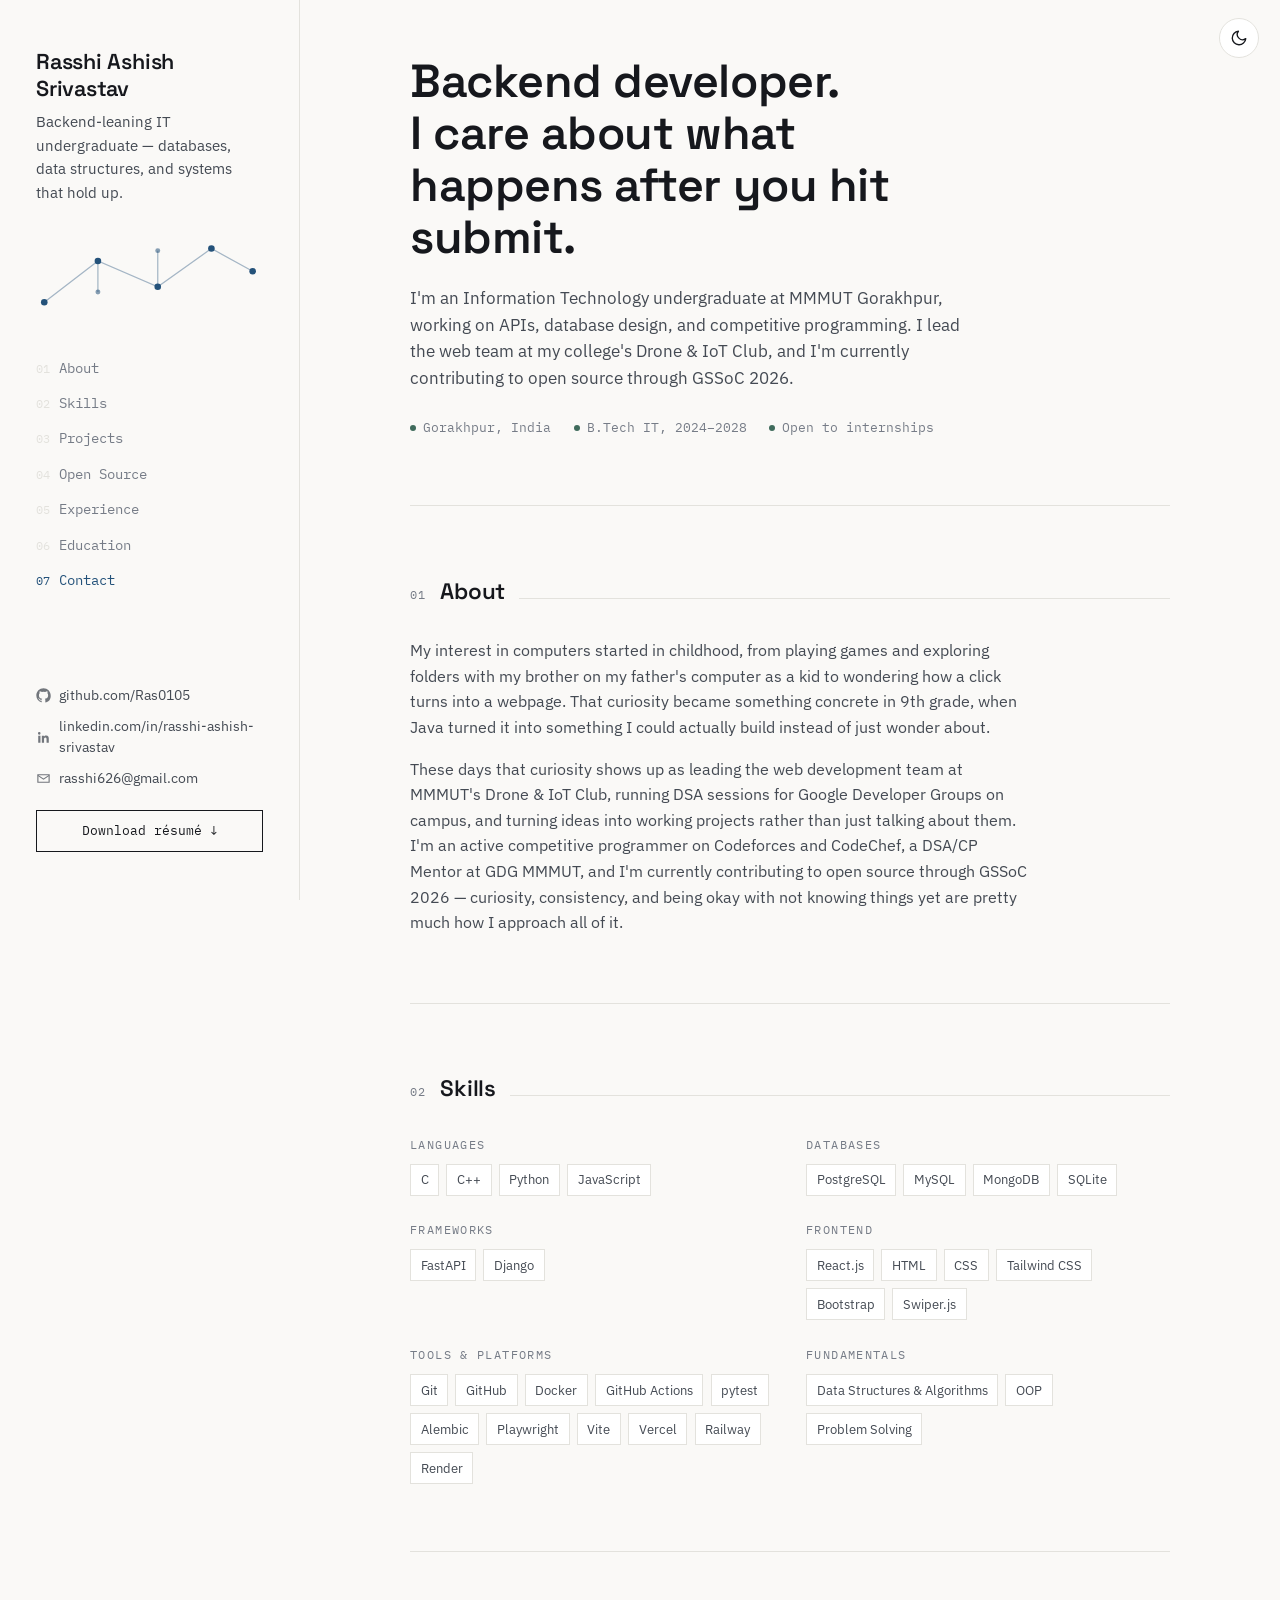
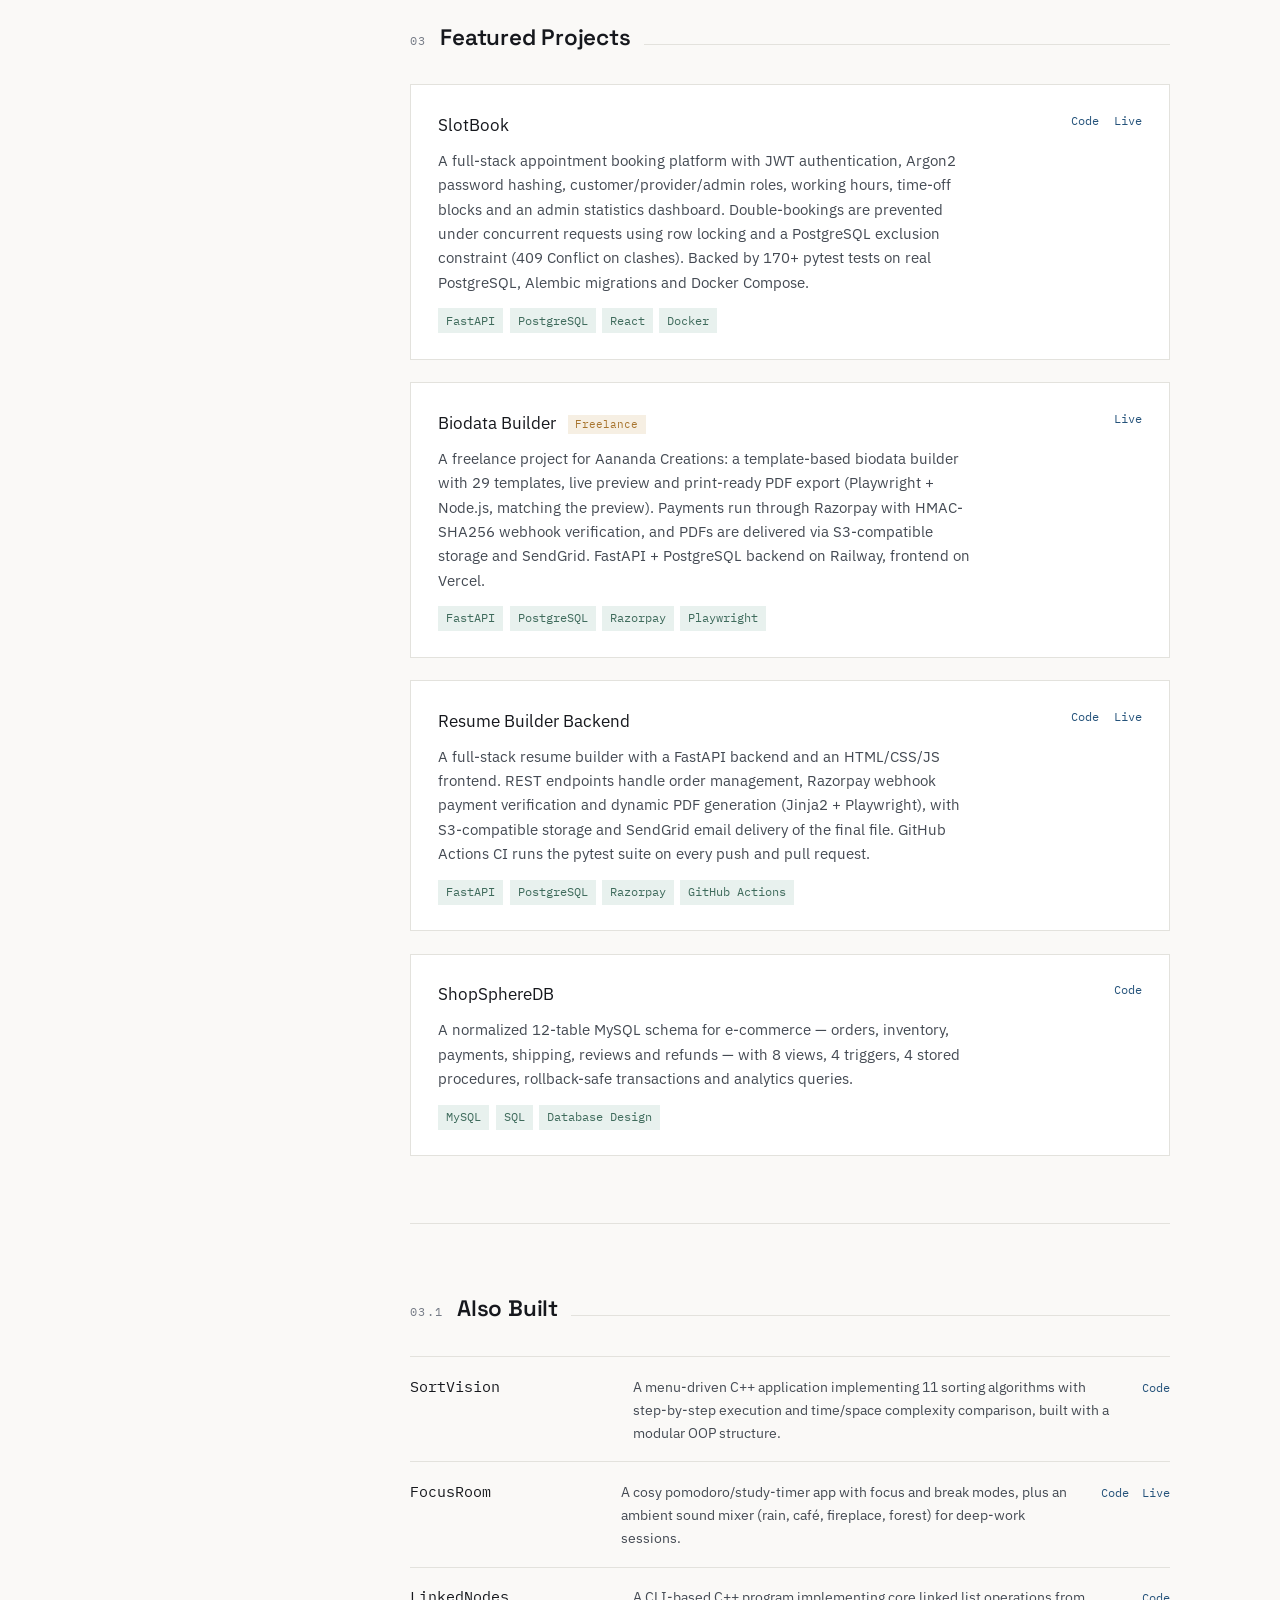
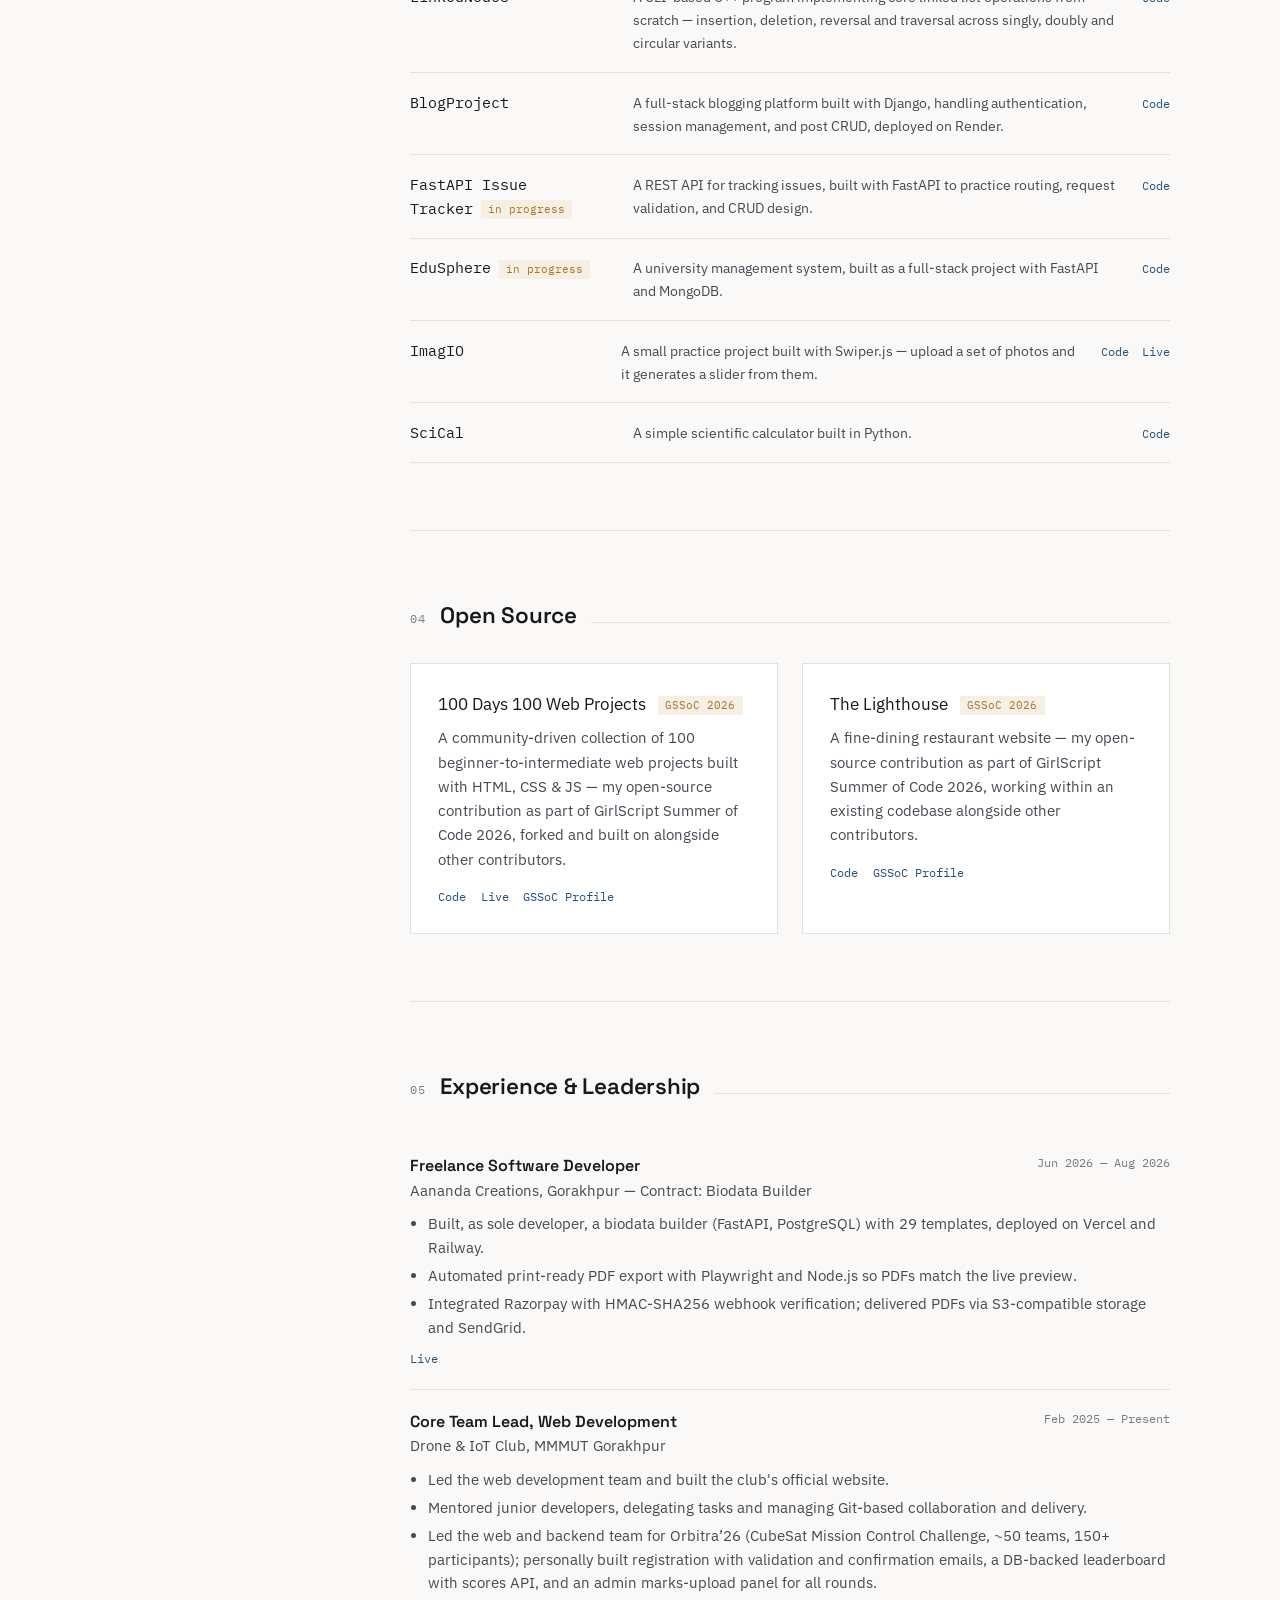
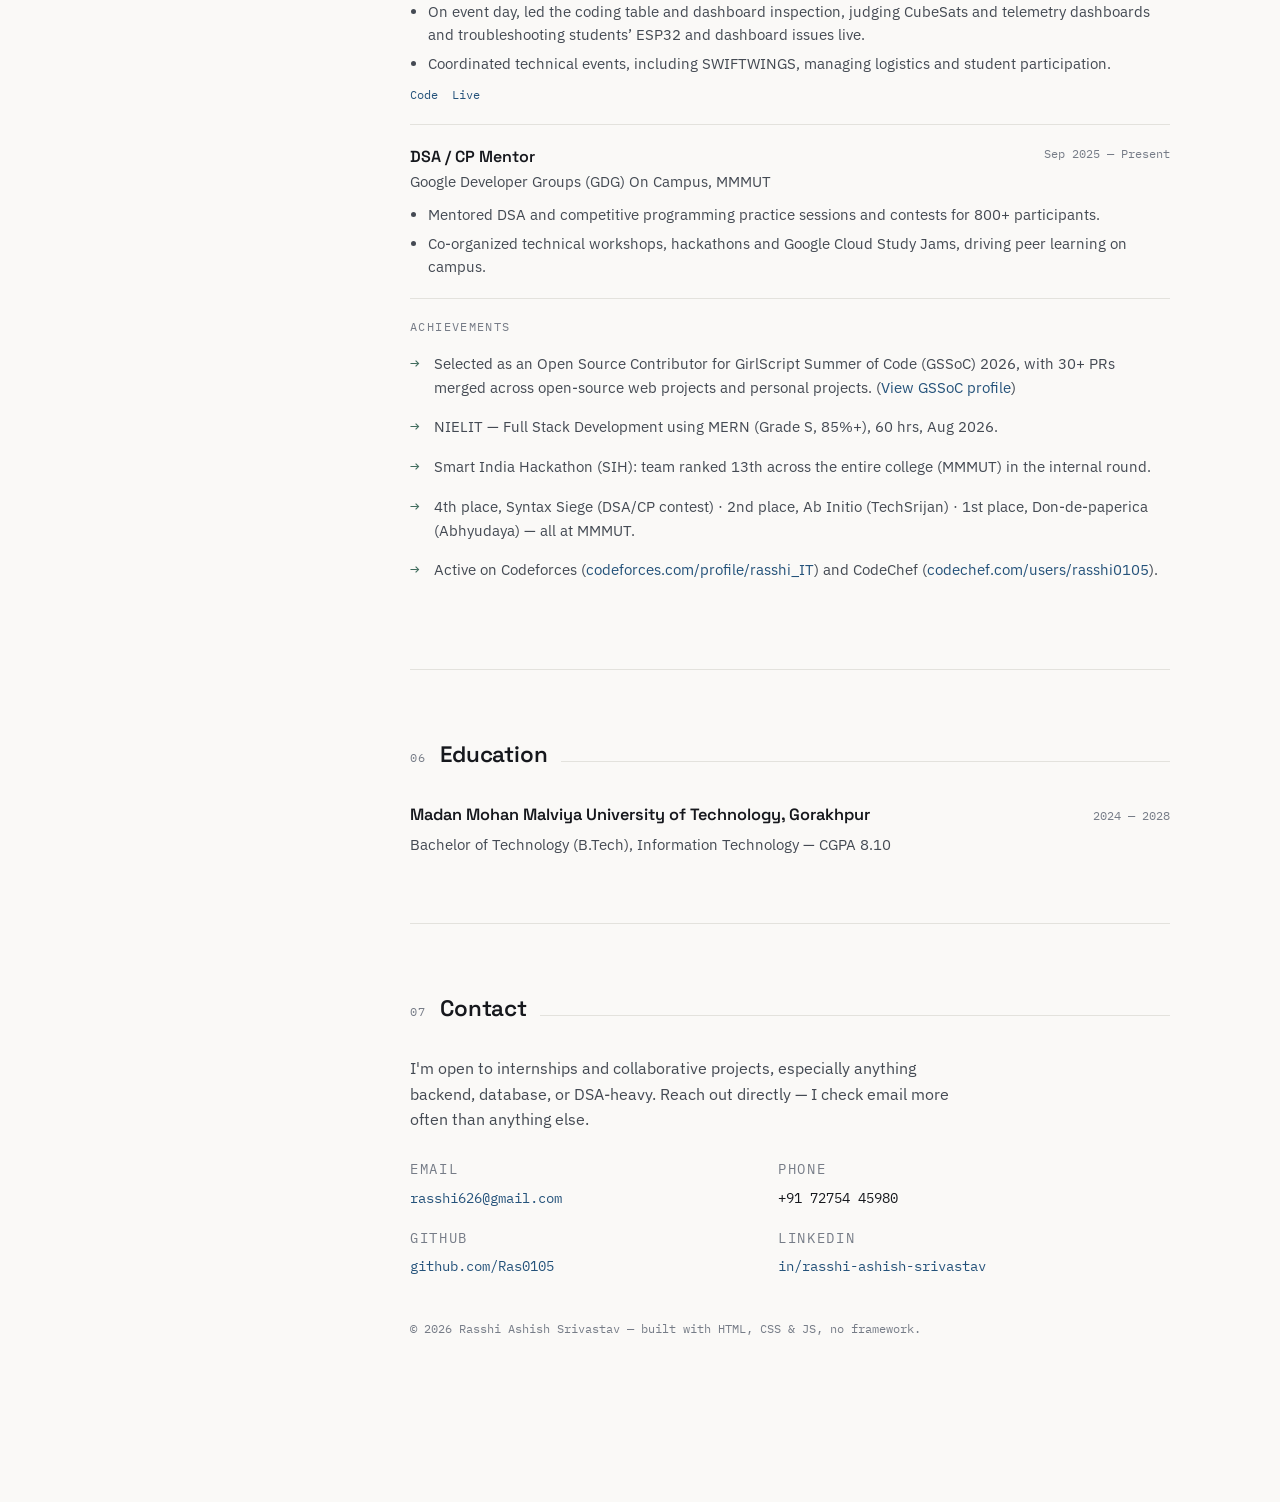
<file: index.html>
<!doctype html>
<html lang="en">
<head>
<meta charset="UTF-8" />
<meta name="viewport" content="width=device-width, initial-scale=1.0" />
<title>Rasshi Ashish Srivastav — Backend &amp; Systems Developer</title>
<meta name="description" content="Portfolio of Rasshi Ashish Srivastav — backend developer who cares about what happens after you hit submit. IT undergraduate building APIs, databases, and data structures." />
<link rel="preconnect" href="https://fonts.googleapis.com">
<link rel="preconnect" href="https://fonts.gstatic.com" crossorigin>
<link href="https://fonts.googleapis.com/css2?family=Space+Grotesk:wght@400;500;600;700&family=IBM+Plex+Sans:wght@400;500;600&family=IBM+Plex+Mono:wght@400;500&display=swap" rel="stylesheet">
<link rel="stylesheet" href="style.css">
<script>
  (function(){
    try{
      var saved = localStorage.getItem('theme');
      var dark = saved ? saved === 'dark' : window.matchMedia('(prefers-color-scheme: dark)').matches;
      document.documentElement.setAttribute('data-theme', dark ? 'dark' : 'light');
    }catch(e){}
  })();
</script>
</head>
<body>

<button class="theme-toggle" id="themeToggle" type="button" aria-label="Switch to dark theme" title="Toggle theme">
  <svg class="icon-moon" viewBox="0 0 24 24" fill="none" stroke="currentColor" stroke-width="1.8" stroke-linecap="round" stroke-linejoin="round" aria-hidden="true"><path d="M21 12.8A9 9 0 1 1 11.2 3a7 7 0 0 0 9.8 9.8Z"/></svg>
  <svg class="icon-sun" viewBox="0 0 24 24" fill="none" stroke="currentColor" stroke-width="1.8" stroke-linecap="round" stroke-linejoin="round" aria-hidden="true"><circle cx="12" cy="12" r="4"/><path d="M12 2v2M12 20v2M4.9 4.9l1.4 1.4M17.7 17.7l1.4 1.4M2 12h2M20 12h2M4.9 19.1l1.4-1.4M17.7 6.3l1.4-1.4"/></svg>
</button>

<div class="shell">

  <!-- SIDEBAR -->
  <aside class="sidebar">
    <div class="sidebar-top">
      <div>
        <h1 class="brand-name">Rasshi Ashish<br>Srivastav</h1>
        <p class="brand-role">Backend-leaning IT undergraduate — databases, data structures, and systems that hold up.</p>
        <div class="node-motif" aria-hidden="true">
          <svg viewBox="0 0 220 90" xmlns="http://www.w3.org/2000/svg">
            <g stroke="currentColor" stroke-opacity="0.4" stroke-width="1.2" fill="none">
              <path d="M8 70 L60 30 L118 55 L170 18 L210 40"/>
              <path d="M60 30 L60 60"/>
              <path d="M118 55 L118 20"/>
            </g>
            <g fill="currentColor">
              <circle cx="8" cy="70" r="3.2"/>
              <circle cx="60" cy="30" r="3.2"/>
              <circle cx="60" cy="60" r="2.4" fill-opacity="0.55"/>
              <circle cx="118" cy="55" r="3.2"/>
              <circle cx="118" cy="20" r="2.4" fill-opacity="0.55"/>
              <circle cx="170" cy="18" r="3.2"/>
              <circle cx="210" cy="40" r="3.2"/>
            </g>
          </svg>
        </div>
      </div>

      <nav class="sidenav">
        <ul>
          <li><a href="#about"><span class="idx">01</span>About</a></li>
          <li><a href="#skills"><span class="idx">02</span>Skills</a></li>
          <li><a href="#projects"><span class="idx">03</span>Projects</a></li>
          <li><a href="#opensource"><span class="idx">04</span>Open Source</a></li>
          <li><a href="#experience"><span class="idx">05</span>Experience</a></li>
          <li><a href="#education"><span class="idx">06</span>Education</a></li>
          <li><a href="#contact"><span class="idx">07</span>Contact</a></li>
        </ul>
      </nav>
    </div>

    <div class="sidebar-bottom">
      <div class="social-links">
        <a href="https://github.com/Ras0105" target="_blank" rel="noopener">
          <svg viewBox="0 0 24 24" fill="currentColor"><path d="M12 .5C5.65.5.5 5.65.5 12c0 5.08 3.29 9.39 7.86 10.91.57.1.78-.25.78-.55 0-.27-.01-1.16-.02-2.1-3.2.7-3.87-1.36-3.87-1.36-.53-1.34-1.29-1.7-1.29-1.7-1.05-.72.08-.71.08-.71 1.17.08 1.78 1.2 1.78 1.2 1.03 1.77 2.71 1.26 3.37.96.1-.75.4-1.26.73-1.55-2.55-.29-5.24-1.28-5.24-5.69 0-1.26.45-2.29 1.19-3.09-.12-.29-.52-1.46.11-3.05 0 0 .97-.31 3.18 1.18a11.1 11.1 0 0 1 5.79 0c2.2-1.49 3.17-1.18 3.17-1.18.64 1.59.24 2.76.12 3.05.74.8 1.18 1.83 1.18 3.09 0 4.42-2.69 5.39-5.25 5.68.41.36.78 1.08.78 2.17 0 1.57-.01 2.83-.01 3.22 0 .31.2.66.79.55A10.51 10.51 0 0 0 23.5 12C23.5 5.65 18.35.5 12 .5Z"/></svg>
          github.com/Ras0105
        </a>
        <a href="https://www.linkedin.com/in/rasshi-ashish-srivastav/" target="_blank" rel="noopener">
          <svg viewBox="0 0 24 24" fill="currentColor"><path d="M20.45 20.45h-3.56v-5.57c0-1.33-.02-3.04-1.85-3.04-1.86 0-2.15 1.45-2.15 2.94v5.67H9.34V9h3.41v1.56h.05c.48-.9 1.64-1.85 3.38-1.85 3.6 0 4.27 2.37 4.27 5.46v6.28ZM5.34 7.43a2.07 2.07 0 1 1 0-4.13 2.07 2.07 0 0 1 0 4.13ZM7.12 20.45H3.56V9h3.56v11.45Z"/></svg>
          linkedin.com/in/rasshi-ashish-srivastav
        </a>
        <a href="mailto:rasshi626@gmail.com">
          <svg viewBox="0 0 24 24" fill="none" stroke="currentColor" stroke-width="1.8"><path d="M3 6h18v12H3z"/><path d="m3 7 9 6 9-6"/></svg>
          rasshi626@gmail.com
        </a>
      </div>
      <a class="resume-btn" href="assets/Rasshi_Srivastav_Resume.pdf" target="_blank" rel="noopener">Download résumé ↓</a>
    </div>
  </aside>

  <!-- MAIN -->
  <main>
    <div class="content">

      <section id="hero">
        <h2 class="hero-title">Backend developer.<br>I care about what happens after you hit submit.</h2>
        <p class="hero-lede">I'm an Information Technology undergraduate at MMMUT Gorakhpur, working on APIs, database design, and competitive programming. I lead the web team at my college's Drone &amp; IoT Club, and I'm currently contributing to open source through GSSoC 2026.</p>
        <div class="hero-meta">
          <span><i class="dot"></i>Gorakhpur, India</span>
          <span><i class="dot"></i>B.Tech IT, 2024–2028</span>
          <span><i class="dot"></i>Open to internships</span>
        </div>
      </section>

      <section id="about">
        <div class="sec-head"><span class="label">01</span><h2>About</h2><span class="rule"></span></div>
        <p>My interest in computers started in childhood, from playing games and exploring folders with my brother on my father's computer as a kid to wondering how a click turns into a webpage. That curiosity became something concrete in 9th grade, when Java turned it into something I could actually build instead of just wonder about.</p>
        <p>These days that curiosity shows up as leading the web development team at MMMUT's Drone &amp; IoT Club, running DSA sessions for Google Developer Groups on campus, and turning ideas into working projects rather than just talking about them. I'm an active competitive programmer on Codeforces and CodeChef, a DSA/CP Mentor at GDG MMMUT, and I'm currently contributing to open source through GSSoC 2026 — curiosity, consistency, and being okay with not knowing things yet are pretty much how I approach all of it.</p>
      </section>

      <section id="skills">
        <div class="sec-head"><span class="label">02</span><h2>Skills</h2><span class="rule"></span></div>
        <div class="skills-grid">
          <div class="skill-group">
            <span class="label">Languages</span>
            <div class="skill-tags"><span>C</span><span>C++</span><span>Python</span><span>JavaScript</span></div>
          </div>
          <div class="skill-group">
            <span class="label">Databases</span>
            <div class="skill-tags"><span>PostgreSQL</span><span>MySQL</span><span>MongoDB</span><span>SQLite</span></div>
          </div>
          <div class="skill-group">
            <span class="label">Frameworks</span>
            <div class="skill-tags"><span>FastAPI</span><span>Django</span></div>
          </div>
          <div class="skill-group">
            <span class="label">Frontend</span>
            <div class="skill-tags"><span>React.js</span><span>HTML</span><span>CSS</span><span>Tailwind CSS</span><span>Bootstrap</span><span>Swiper.js</span></div>
          </div>
          <div class="skill-group">
            <span class="label">Tools &amp; Platforms</span>
            <div class="skill-tags"><span>Git</span><span>GitHub</span><span>Docker</span><span>GitHub Actions</span><span>pytest</span><span>Alembic</span><span>Playwright</span><span>Vite</span><span>Vercel</span><span>Railway</span><span>Render</span></div>
          </div>
          <div class="skill-group">
            <span class="label">Fundamentals</span>
            <div class="skill-tags"><span>Data Structures &amp; Algorithms</span><span>OOP</span><span>Problem Solving</span></div>
          </div>
        </div>
      </section>

      <section id="projects">
        <div class="sec-head"><span class="label">03</span><h2>Featured Projects</h2><span class="rule"></span></div>
        <div class="project-list">

          <div class="project-card">
            <div class="project-top">
              <span class="project-name">SlotBook</span>
              <div class="project-links">
                <a href="https://github.com/Ras0105/SlotBook" target="_blank" rel="noopener">Code</a>
                <a href="https://slot-book-six.vercel.app/" target="_blank" rel="noopener">Live</a>
              </div>
            </div>
            <p class="project-desc">A full-stack appointment booking platform with JWT authentication, Argon2 password hashing, customer/provider/admin roles, working hours, time-off blocks and an admin statistics dashboard. Double-bookings are prevented under concurrent requests using row locking and a PostgreSQL exclusion constraint (409 Conflict on clashes). Backed by 170+ pytest tests on real PostgreSQL, Alembic migrations and Docker Compose.</p>
            <div class="project-tags"><span>FastAPI</span><span>PostgreSQL</span><span>React</span><span>Docker</span></div>
          </div>

          <div class="project-card">
            <div class="project-top">
              <span class="project-name">Biodata Builder <span class="badge">Freelance</span></span>
              <div class="project-links">
                <a href="https://biodata-builder-omega.vercel.app/" target="_blank" rel="noopener">Live</a>
              </div>
            </div>
            <p class="project-desc">A freelance project for Aananda Creations: a template-based biodata builder with 29 templates, live preview and print-ready PDF export (Playwright + Node.js, matching the preview). Payments run through Razorpay with HMAC-SHA256 webhook verification, and PDFs are delivered via S3-compatible storage and SendGrid. FastAPI + PostgreSQL backend on Railway, frontend on Vercel.</p>
            <div class="project-tags"><span>FastAPI</span><span>PostgreSQL</span><span>Razorpay</span><span>Playwright</span></div>
          </div>

          <div class="project-card">
            <div class="project-top">
              <span class="project-name">Resume Builder Backend</span>
              <div class="project-links">
                <a href="https://github.com/Ras0105/Resume-Builder-Backend" target="_blank" rel="noopener">Code</a>
                <a href="https://resume-builder-nu-sable.vercel.app/" target="_blank" rel="noopener">Live</a>
              </div>
            </div>
            <p class="project-desc">A full-stack resume builder with a FastAPI backend and an HTML/CSS/JS frontend. REST endpoints handle order management, Razorpay webhook payment verification and dynamic PDF generation (Jinja2 + Playwright), with S3-compatible storage and SendGrid email delivery of the final file. GitHub Actions CI runs the pytest suite on every push and pull request.</p>
            <div class="project-tags"><span>FastAPI</span><span>PostgreSQL</span><span>Razorpay</span><span>GitHub Actions</span></div>
          </div>

          <div class="project-card">
            <div class="project-top">
              <span class="project-name">ShopSphereDB</span>
              <div class="project-links">
                <a href="https://github.com/Ras0105/ShopSphereDB" target="_blank" rel="noopener">Code</a>
              </div>
            </div>
            <p class="project-desc">A normalized 12-table MySQL schema for e-commerce — orders, inventory, payments, shipping, reviews and refunds — with 8 views, 4 triggers, 4 stored procedures, rollback-safe transactions and analytics queries.</p>
            <div class="project-tags"><span>MySQL</span><span>SQL</span><span>Database Design</span></div>
          </div>

        </div>
      </section>

      <section id="also-built">
        <div class="sec-head"><span class="label">03.1</span><h2>Also Built</h2><span class="rule"></span></div>
        <div class="more-list">

          <div class="more-row">
            <span class="m-name">SortVision</span>
            <span class="m-desc">A menu-driven C++ application implementing 11 sorting algorithms with step-by-step execution and time/space complexity comparison, built with a modular OOP structure.</span>
            <span class="m-links"><a href="https://github.com/Ras0105/SortVision" target="_blank" rel="noopener">Code</a></span>
          </div>

          <div class="more-row">
            <span class="m-name">FocusRoom</span>
            <span class="m-desc">A cosy pomodoro/study-timer app with focus and break modes, plus an ambient sound mixer (rain, café, fireplace, forest) for deep-work sessions.</span>
            <span class="m-links"><a href="https://github.com/Ras0105/FocusRoom" target="_blank" rel="noopener">Code</a><a href="https://focus-room-red.vercel.app/" target="_blank" rel="noopener">Live</a></span>
          </div>

          <div class="more-row">
            <span class="m-name">LinkedNodes</span>
            <span class="m-desc">A CLI-based C++ program implementing core linked list operations from scratch — insertion, deletion, reversal and traversal across singly, doubly and circular variants.</span>
            <span class="m-links"><a href="https://github.com/Ras0105/LinkedNodes" target="_blank" rel="noopener">Code</a></span>
          </div>

          <div class="more-row">
            <span class="m-name">BlogProject</span>
            <span class="m-desc">A full-stack blogging platform built with Django, handling authentication, session management, and post CRUD, deployed on Render.</span>
            <span class="m-links"><a href="https://github.com/Ras0105/BlogProject" target="_blank" rel="noopener">Code</a></span>
          </div>

          <div class="more-row">
            <span class="m-name">FastAPI Issue Tracker<span class="badge">in progress</span></span>
            <span class="m-desc">A REST API for tracking issues, built with FastAPI to practice routing, request validation, and CRUD design.</span>
            <span class="m-links"><a href="https://github.com/Ras0105/FastAPI-ISSUE-TRACKER" target="_blank" rel="noopener">Code</a></span>
          </div>

          <div class="more-row">
            <span class="m-name">EduSphere<span class="badge">in progress</span></span>
            <span class="m-desc">A university management system, built as a full-stack project with FastAPI and MongoDB.</span>
            <span class="m-links"><a href="https://github.com/Ras0105/EduSphere" target="_blank" rel="noopener">Code</a></span>
          </div>

          <div class="more-row">
            <span class="m-name">ImagIO</span>
            <span class="m-desc">A small practice project built with Swiper.js — upload a set of photos and it generates a slider from them.</span>
            <span class="m-links"><a href="https://github.com/Ras0105/ImagIO" target="_blank" rel="noopener">Code</a><a href="https://imag-n56oji97n-rasshi-ashish-srivastav-s-projects.vercel.app/" target="_blank" rel="noopener">Live</a></span>
          </div>

          <div class="more-row">
            <span class="m-name">SciCal</span>
            <span class="m-desc">A simple scientific calculator built in Python.</span>
            <span class="m-links"><a href="https://github.com/Ras0105/SciCal" target="_blank" rel="noopener">Code</a></span>
          </div>

        </div>
      </section>

      <section id="opensource">
        <div class="sec-head"><span class="label">04</span><h2>Open Source</h2><span class="rule"></span></div>
        <div class="oss-grid">
        <div class="oss-card">
          <div>
            <span class="project-name">100 Days 100 Web Projects <span class="badge">GSSoC 2026</span></span>
            <p class="project-desc">A community-driven collection of 100 beginner-to-intermediate web projects built with HTML, CSS &amp; JS — my open-source contribution as part of GirlScript Summer of Code 2026, forked and built on alongside other contributors.</p>
          </div>
          <div class="project-links">
            <a href="https://github.com/Ras0105/100_days_100_web_project" target="_blank" rel="noopener">Code</a>
            <a href="https://100-days-100-web-project.vercel.app/" target="_blank" rel="noopener">Live</a>
            <a href="https://gssoc.girlscript.org/profile/cae46712-7b66-440e-9ef8-d6d5fac77280" target="_blank" rel="noopener">GSSoC Profile</a>
          </div>
        </div>

        <div class="oss-card">
          <div>
            <span class="project-name">The Lighthouse <span class="badge">GSSoC 2026</span></span>
            <p class="project-desc">A fine-dining restaurant website — my open-source contribution as part of GirlScript Summer of Code 2026, working within an existing codebase alongside other contributors.</p>
          </div>
          <div class="project-links">
            <a href="https://github.com/Ras0105/The-Lighthouse" target="_blank" rel="noopener">Code</a>
            <a href="https://gssoc.girlscript.org/profile/cae46712-7b66-440e-9ef8-d6d5fac77280" target="_blank" rel="noopener">GSSoC Profile</a>
          </div>
        </div>
        </div>
      </section>

      <section id="experience">
        <div class="sec-head"><span class="label">05</span><h2>Experience &amp; Leadership</h2><span class="rule"></span></div>

        <div class="xp-item">
          <div class="xp-top">
            <div>
              <div class="xp-role">Freelance Software Developer</div>
              <div class="xp-org">Aananda Creations, Gorakhpur — Contract: Biodata Builder</div>
            </div>
            <div class="xp-time">Jun 2026 — Aug 2026</div>
          </div>
          <ul>
            <li>Built, as sole developer, a biodata builder (FastAPI, PostgreSQL) with 29 templates, deployed on Vercel and Railway.</li>
            <li>Automated print-ready PDF export with Playwright and Node.js so PDFs match the live preview.</li>
            <li>Integrated Razorpay with HMAC-SHA256 webhook verification; delivered PDFs via S3-compatible storage and SendGrid.</li>
          </ul>
          <div class="project-links" style="margin-top:0.6rem;">
            <a href="https://biodata-builder-omega.vercel.app/" target="_blank" rel="noopener">Live</a>
          </div>
        </div>

        <div class="xp-item">
          <div class="xp-top">
            <div>
              <div class="xp-role">Core Team Lead, Web Development</div>
              <div class="xp-org">Drone &amp; IoT Club, MMMUT Gorakhpur</div>
            </div>
            <div class="xp-time">Feb 2025 — Present</div>
          </div>
          <ul>
            <li>Led the web development team and built the club's official website.</li>
            <li>Mentored junior developers, delegating tasks and managing Git-based collaboration and delivery.</li>
            <li>Led the web and backend team for Orbitra’26 (CubeSat Mission Control Challenge, ~50 teams, 150+ participants); personally built registration with validation and confirmation emails, a DB-backed leaderboard with scores API, and an admin marks-upload panel for all rounds.</li>
            <li>On event day, led the coding table and dashboard inspection, judging CubeSats and telemetry dashboards and troubleshooting students’ ESP32 and dashboard issues live.</li>
            <li>Coordinated technical events, including SWIFTWINGS, managing logistics and student participation.</li>
          </ul>
          <div class="project-links" style="margin-top:0.6rem;">
            <a href="https://github.com/DIoT-MMMUT/official-diot-website" target="_blank" rel="noopener">Code</a>
            <a href="https://droneiotclub.live" target="_blank" rel="noopener">Live</a>
          </div>
        </div>

        <div class="xp-item">
          <div class="xp-top">
            <div>
              <div class="xp-role">DSA / CP Mentor</div>
              <div class="xp-org">Google Developer Groups (GDG) On Campus, MMMUT</div>
            </div>
            <div class="xp-time">Sep 2025 — Present</div>
          </div>
          <ul>
            <li>Mentored DSA and competitive programming practice sessions and contests for 800+ participants.</li>
            <li>Co-organized technical workshops, hackathons and Google Cloud Study Jams, driving peer learning on campus.</li>
          </ul>
        </div>

        <div class="xp-item">
          <div class="label" style="margin-bottom:0.9rem;">Achievements</div>
          <div class="ach-list">
            <div class="ach-item"><span class="marker">→</span><p>Selected as an Open Source Contributor for GirlScript Summer of Code (GSSoC) 2026, with 30+ PRs merged across open-source web projects and personal projects. (<a href="https://gssoc.girlscript.org/profile/cae46712-7b66-440e-9ef8-d6d5fac77280" target="_blank" rel="noopener" style="color:var(--accent)">View GSSoC profile</a>)</p></div>
            <div class="ach-item"><span class="marker">→</span><p>NIELIT — Full Stack Development using MERN (Grade S, 85%+), 60 hrs, Aug 2026.</p></div>
            <div class="ach-item"><span class="marker">→</span><p>Smart India Hackathon (SIH): team ranked 13th across the entire college (MMMUT) in the internal round.</p></div>
            <div class="ach-item"><span class="marker">→</span><p>4th place, Syntax Siege (DSA/CP contest) · 2nd place, Ab Initio (TechSrijan) · 1st place, Don-de-paperica (Abhyudaya) — all at MMMUT.</p></div>
            <div class="ach-item"><span class="marker">→</span><p>Active on Codeforces (<a href="https://codeforces.com/profile/rasshi_IT" target="_blank" rel="noopener" style="color:var(--accent)">codeforces.com/profile/rasshi_IT</a>) and CodeChef (<a href="https://www.codechef.com/users/rasshi0105" target="_blank" rel="noopener" style="color:var(--accent)">codechef.com/users/rasshi0105</a>).</p></div>
          </div>
        </div>
      </section>

      <section id="education">
        <div class="sec-head"><span class="label">06</span><h2>Education</h2><span class="rule"></span></div>
        <div class="edu-row">
          <div>
            <div class="edu-school">Madan Mohan Malviya University of Technology, Gorakhpur</div>
            <div class="edu-detail">Bachelor of Technology (B.Tech), Information Technology — CGPA 8.10</div>
          </div>
          <div class="edu-time">2024 — 2028</div>
        </div>
      </section>

      <section id="contact">
        <div class="sec-head"><span class="label">07</span><h2>Contact</h2><span class="rule"></span></div>
        <p style="color:var(--ink-soft); max-width:56ch; margin-bottom:1.6rem;">I'm open to internships and collaborative projects, especially anything backend, database, or DSA-heavy. Reach out directly — I check email more often than anything else.</p>
        <div class="contact-grid">
          <div><span class="label">Email</span><a href="mailto:rasshi626@gmail.com">rasshi626@gmail.com</a></div>
          <div><span class="label">Phone</span><span>+91 72754 45980</span></div>
          <div><span class="label">GitHub</span><a href="https://github.com/Ras0105" target="_blank" rel="noopener">github.com/Ras0105</a></div>
          <div><span class="label">LinkedIn</span><a href="https://www.linkedin.com/in/rasshi-ashish-srivastav/" target="_blank" rel="noopener">in/rasshi-ashish-srivastav</a></div>
        </div>

        <footer>
          © 2026 Rasshi Ashish Srivastav — built with HTML, CSS &amp; JS, no framework.
        </footer>
      </section>

    </div>
  </main>
</div>

<button class="to-top" id="toTop" type="button" aria-label="Back to top" title="Back to top">
  <svg class="ring" viewBox="0 0 44 44" aria-hidden="true"><circle cx="22" cy="22" r="20"/></svg>
  <svg class="arrow" viewBox="0 0 24 24" fill="none" stroke="currentColor" stroke-width="1.8" stroke-linecap="round" stroke-linejoin="round" aria-hidden="true"><path d="M12 19V5"/><path d="m5 12 7-7 7 7"/></svg>
</button>

<script src="script.js"></script>

</body>
</html>
</file>
<file: style.css>
:root{
    --bg: #faf9f7;
    --surface: #ffffff;
    --ink: #16181d;
    --ink-soft: #444a53;
    --ink-mute: #767c87;
    --line: #e3e2dd;
    --accent: #24527a;
    --accent-soft: #e9eff4;
    --tag: #3f6b5c;
    --tag-soft: #e8f1ee;
    --amber: #a8752f;
    --amber-soft: #f6efe3;
    --sidebar-w: 300px;
    --maxw: 760px;
    font-size: 16px;
  }

  *{ margin:0; padding:0; box-sizing:border-box; }

  html{ scroll-behavior:smooth; }

  body{
    background: var(--bg);
    color: var(--ink);
    font-family: 'IBM Plex Sans', sans-serif;
    line-height: 1.6;
    -webkit-font-smoothing: antialiased;
  }

  ::selection{ background: var(--accent-soft); color: var(--accent); }

  a{ color: inherit; text-decoration: none; }

  h1, h2, h3{
    font-family: 'Space Grotesk', sans-serif;
    font-weight: 600;
    letter-spacing: -0.01em;
  }

  .mono{ font-family: 'IBM Plex Mono', monospace; }

  .label{
    font-family: 'IBM Plex Mono', monospace;
    font-size: 0.72rem;
    letter-spacing: 0.12em;
    text-transform: uppercase;
    color: var(--ink-mute);
  }


  /* ---------- Dark theme ---------- */
  :root[data-theme="dark"]{
    color-scheme: dark;
    --bg: #0d1117;
    --surface: #151b23;
    --ink: #e8eaee;
    --ink-soft: #b3bac5;
    --ink-mute: #8b93a1;
    --line: #262d38;
    --accent: #7db4e8;
    --accent-soft: #172638;
    --tag: #7fcfb0;
    --tag-soft: #13271f;
    --amber: #e2b872;
    --amber-soft: #2a2417;
  }
  :root[data-theme="dark"] .project-card:hover{ box-shadow: 0 8px 28px rgba(0,0,0,.35); }
  :root[data-theme="dark"] nav.sidenav a .idx{ color: #3a4350; }
  :root[data-theme="dark"] nav.sidenav a:hover .idx,
  :root[data-theme="dark"] nav.sidenav a.active .idx{ color: var(--accent); }
  :root[data-theme="dark"] .skill-tags span{ background: var(--surface); }

  /* Node motif follows the accent colour */
  .node-motif{ color: var(--accent); }

  /* Smooth theme switch (enabled by script after first paint) */
  html.theme-anim body,
  html.theme-anim .sidebar,
  html.theme-anim section,
  html.theme-anim .project-card,
  html.theme-anim .oss-card,
  html.theme-anim .skill-tags span,
  html.theme-anim .resume-btn{
    transition: background-color .35s ease, color .35s ease, border-color .35s ease, opacity .5s ease, transform .5s ease;
  }

  /* ---------- Theme toggle ---------- */
  .theme-toggle{
    position: fixed;
    top: 1.1rem;
    right: 1.3rem;
    z-index: 50;
    width: 40px;
    height: 40px;
    display: inline-flex;
    align-items: center;
    justify-content: center;
    background: var(--surface);
    color: var(--ink);
    border: 1px solid var(--line);
    border-radius: 50%;
    cursor: pointer;
    transition: border-color .18s ease, color .18s ease, background-color .35s ease;
  }
  .theme-toggle:hover{ border-color: var(--accent); color: var(--accent); }
  .theme-toggle:focus-visible{ outline: 2px solid var(--accent); outline-offset: 3px; }
  .theme-toggle svg{ width: 18px; height: 18px; }
  .theme-toggle .icon-sun{ display: none; }
  :root[data-theme="dark"] .theme-toggle .icon-sun{ display: block; }
  :root[data-theme="dark"] .theme-toggle .icon-moon{ display: none; }


  /* ---------- Back to top ---------- */
  .to-top{
    position: fixed;
    right: 1.6rem;
    bottom: 1.6rem;
    z-index: 50;
    width: 46px;
    height: 46px;
    padding: 0;
    display: inline-flex;
    align-items: center;
    justify-content: center;
    background: var(--surface);
    color: var(--ink-soft);
    border: 1px solid var(--line);
    border-radius: 50%;
    cursor: pointer;
    opacity: 0;
    visibility: hidden;
    transform: translateY(10px);
    transition: opacity .3s ease, transform .3s ease, visibility .3s, border-color .18s ease, color .18s ease, background-color .35s ease;
  }
  .to-top.show{ opacity: 1; visibility: visible; transform: none; }
  .to-top:hover{ color: var(--accent); border-color: var(--accent); }
  .to-top:hover .arrow{ transform: translateY(-2px); }
  .to-top:focus-visible{ outline: 2px solid var(--accent); outline-offset: 3px; }
  .to-top .ring{
    position: absolute;
    inset: -1px;
    width: calc(100% + 2px);
    height: calc(100% + 2px);
    transform: rotate(-90deg);
    pointer-events: none;
  }
  .to-top .ring circle{
    fill: none;
    stroke: var(--accent);
    stroke-width: 2;
    stroke-linecap: round;
    stroke-dasharray: 125.66;
    stroke-dashoffset: 125.66;
  }
  .to-top .arrow{ width: 16px; height: 16px; transition: transform .2s ease; }

  @media (max-width: 900px){
    .to-top{ right: 1rem; bottom: 1rem; width: 42px; height: 42px; }
  }

  /* ---------- Layout shell ---------- */
  .shell{
    display: flex;
    align-items: flex-start;
    min-height: 100vh;
  }

  /* ---------- Sidebar ---------- */
  .sidebar{
    position: sticky;
    top: 0;
    width: var(--sidebar-w);
    min-width: var(--sidebar-w);
    height: 100vh;
    padding: 3rem 2.25rem;
    display: flex;
    flex-direction: column;
    justify-content: space-between;
    border-right: 1px solid var(--line);
  }

  .sidebar-top{ display:flex; flex-direction:column; gap: 2.2rem; }

  .brand-name{
    font-size: 1.35rem;
    line-height: 1.25;
  }

  .brand-role{
    margin-top: 0.5rem;
    font-size: 0.92rem;
    color: var(--ink-soft);
    max-width: 22ch;
  }

  .node-motif{ margin-top: 1.6rem; }
  .node-motif svg{ display:block; width: 100%; height:auto; }

  nav.sidenav ul{
    list-style:none;
    display:flex;
    flex-direction:column;
    gap: 0.85rem;
  }
  nav.sidenav a{
    font-family:'IBM Plex Mono', monospace;
    font-size: 0.85rem;
    color: var(--ink-mute);
    display:flex;
    align-items:baseline;
    gap: 0.55rem;
    transition: color .18s ease;
  }
  nav.sidenav a .idx{ color: var(--line); font-size:0.78rem; }
  nav.sidenav a:hover, nav.sidenav a.active{ color: var(--accent); }
  nav.sidenav a:hover .idx, nav.sidenav a.active .idx{ color: var(--accent); }

  .sidebar-bottom{ display:flex; flex-direction:column; gap: 0.9rem; }
  .social-links{ display:flex; flex-direction:column; gap:0.55rem; }
  .social-links a{
    font-size:0.85rem;
    color: var(--ink-soft);
    display:flex;
    align-items:center;
    gap:0.5rem;
  }
  .social-links a:hover{ color: var(--accent); }
  .social-links svg{ width:15px; height:15px; flex:none; opacity:0.75; }

  .resume-btn{
    margin-top:0.4rem;
    display:inline-flex;
    align-items:center;
    justify-content:center;
    gap:0.5rem;
    padding: 0.6rem 0.9rem;
    border: 1px solid var(--ink);
    font-family:'IBM Plex Mono', monospace;
    font-size:0.8rem;
    color: var(--ink);
    transition: background .18s ease, color .18s ease;
  }
  .resume-btn:hover{ background: var(--ink); color: var(--bg); }

  /* ---------- Main content ---------- */
  main{
    flex:1;
    min-width:0;
    padding: 3.5rem 3rem 6rem;
  }
  .content{ max-width: var(--maxw); margin: 0 auto; }

  section{
    padding: 4.2rem 0;
    border-top: 1px solid var(--line);
    opacity: 0;
    transform: translateY(14px);
    transition: opacity .5s ease, transform .5s ease;
  }
  section.in-view{ opacity:1; transform:none; }
  section#hero{ border-top:none; padding-top:0; }

  .sec-head{
    display:flex;
    align-items:baseline;
    gap:0.85rem;
    margin-bottom: 1.8rem;
  }
  .sec-head .label{ white-space:nowrap; }
  .sec-head h2{ font-size:1.4rem; }
  .sec-head .rule{ flex:1; height:1px; background: var(--line); }

  /* Hero */
  .hero-title{
    font-size: clamp(2rem, 4.6vw, 2.9rem);
    line-height:1.12;
    max-width: 16ch;
  }
  .hero-lede{
    margin-top:1.3rem;
    font-size:1.05rem;
    color: var(--ink-soft);
    max-width: 56ch;
  }
  .hero-meta{
    margin-top:1.6rem;
    display:flex;
    flex-wrap:wrap;
    gap:0.6rem 1.4rem;
  }
  .hero-meta span{
    font-family:'IBM Plex Mono', monospace;
    font-size:0.8rem;
    color: var(--ink-mute);
    display:flex;
    align-items:center;
    gap:0.45rem;
  }
  .dot{ width:6px; height:6px; border-radius:50%; background: var(--tag); display:inline-block; }

  /* About */
  #about p{ color: var(--ink-soft); max-width: 62ch; }
  #about p + p{ margin-top:1rem; }

  /* Skills */
  .skills-grid{
    display:grid;
    grid-template-columns: repeat(2, 1fr);
    gap: 1.6rem 2rem;
  }
  .skill-group .label{ margin-bottom:0.6rem; display:block; }
  .skill-tags{ display:flex; flex-wrap:wrap; gap:0.45rem; }
  .skill-tags span{
    font-size:0.82rem;
    padding: 0.28rem 0.6rem;
    background: var(--surface);
    border: 1px solid var(--line);
    color: var(--ink-soft);
  }

  /* Projects */
  .project-list{ display:flex; flex-direction:column; gap:1.4rem; }
  .project-card{
    border: 1px solid var(--line);
    background: var(--surface);
    padding: 1.6rem 1.7rem;
    transition: border-color .18s ease, transform .18s ease;
  }
  .project-card:hover{ border-color: var(--accent); transform: translateY(-2px); }

  .project-top{
    display:flex;
    justify-content:space-between;
    align-items:flex-start;
    gap:1rem;
    flex-wrap:wrap;
  }
  .project-name{ font-size:1.08rem; }
  .project-links{ display:flex; gap:0.9rem; flex:none; }
  .project-links a{
    font-family:'IBM Plex Mono', monospace;
    font-size:0.76rem;
    color: var(--accent);
    border-bottom:1px solid transparent;
  }
  .project-links a:hover{ border-color: var(--accent); }

  .project-desc{ margin-top:0.6rem; color: var(--ink-soft); font-size:0.95rem; max-width:60ch; }

  .project-tags{ margin-top:0.9rem; display:flex; flex-wrap:wrap; gap:0.4rem; }
  .project-tags span{
    font-family:'IBM Plex Mono', monospace;
    font-size:0.72rem;
    padding:0.2rem 0.5rem;
    background: var(--tag-soft);
    color: var(--tag);
  }

  /* Also built - compact table style */
  .more-list{ border-top:1px solid var(--line); }
  .more-row{
    display:grid;
    grid-template-columns: 1fr 2.4fr auto;
    gap:1.2rem;
    align-items:baseline;
    padding: 1.1rem 0;
    border-bottom:1px solid var(--line);
  }
  .more-row .m-name{ font-family:'IBM Plex Mono', monospace; font-size:0.92rem; }
  .more-row .m-desc{ color: var(--ink-soft); font-size:0.9rem; }
  .more-row .m-links{ display:flex; gap:0.8rem; justify-self:end; white-space:nowrap; }
  .more-row .m-links a{ font-family:'IBM Plex Mono', monospace; font-size:0.75rem; color: var(--accent); }
  .badge{
    font-family:'IBM Plex Mono', monospace;
    font-size:0.68rem;
    padding:0.15rem 0.45rem;
    background: var(--amber-soft);
    color: var(--amber);
    margin-left:0.5rem;
  }

  /* Open source highlight */
  .oss-grid{
    display:grid;
    grid-template-columns: 1fr 1fr;
    gap:1.5rem;
  }
  .oss-card{
    display:flex;
    flex-direction:column;
    align-items:flex-start;
    gap:1rem;
    border:1px solid var(--line);
    background: var(--surface);
    padding:1.6rem 1.7rem;
  }
  .oss-card .project-desc{ margin-top:0.5rem; }
  @media (max-width: 720px){
    .oss-grid{ grid-template-columns: 1fr; }
  }

  /* Experience */
  .xp-item{ padding: 1.2rem 0; border-bottom:1px solid var(--line); }
  .xp-item:last-child{ border-bottom:none; }
  .xp-top{ display:flex; justify-content:space-between; gap:1rem; flex-wrap:wrap; }
  .xp-role{ font-size:1rem; font-weight:600; font-family:'Space Grotesk',sans-serif; }
  .xp-org{ color: var(--ink-soft); font-size:0.92rem; }
  .xp-time{ font-family:'IBM Plex Mono', monospace; font-size:0.78rem; color: var(--ink-mute); white-space:nowrap; }
  .xp-item ul{ margin-top:0.6rem; padding-left:1.1rem; color: var(--ink-soft); font-size:0.92rem; }
  .xp-item li + li{ margin-top:0.3rem; }

  /* Achievements */
  .ach-list{ display:flex; flex-direction:column; gap:0.9rem; }
  .ach-item{ display:flex; gap:0.9rem; }
  .ach-item .marker{ color: var(--tag); font-family:'IBM Plex Mono', monospace; flex:none; }
  .ach-item p{ color: var(--ink-soft); font-size:0.95rem; }

  /* Education */
  .edu-row{ display:flex; justify-content:space-between; gap:1rem; flex-wrap:wrap; align-items:baseline; }
  .edu-school{ font-size:1.02rem; font-weight:600; font-family:'Space Grotesk',sans-serif; }
  .edu-detail{ color: var(--ink-soft); font-size:0.92rem; margin-top:0.3rem; }
  .edu-time{ font-family:'IBM Plex Mono', monospace; font-size:0.78rem; color: var(--ink-mute); white-space:nowrap; }

  /* Contact / footer */
  #contact .rule{ }
  .contact-grid{
    display:grid;
    grid-template-columns: repeat(2, 1fr);
    gap: 1rem 2rem;
    max-width: 44rem;
  }
  .contact-grid a, .contact-grid span{
    font-family:'IBM Plex Mono', monospace;
    font-size:0.88rem;
  }
  .contact-grid a{ color: var(--accent); }
  .contact-grid .label{ display:block; margin-bottom:0.25rem; }

  footer{
    max-width: var(--maxw);
    margin: 0 auto;
    padding: 2.5rem 0 0;
    color: var(--ink-mute);
    font-size:0.78rem;
    font-family:'IBM Plex Mono', monospace;
  }

  /* ---------- Mobile ---------- */
  .mobile-topbar{ display:none; }

  @media (max-width: 900px){
    .shell{ flex-direction:column; }
    .sidebar{
      position: relative;
      width:100%;
      min-width:0;
      height:auto;
      border-right:none;
      border-bottom:1px solid var(--line);
      padding: 1.4rem 1.4rem;
    }
    .sidebar-top{ gap:1rem; }
    .node-motif{ display:none; }
    nav.sidenav ul{ flex-direction:row; flex-wrap:wrap; gap: 0.5rem 1rem; }
    .sidebar-bottom{ margin-top:1.2rem; }
    .social-links{ flex-direction:row; flex-wrap:wrap; gap:0.9rem; }
    main{ padding: 2.2rem 1.3rem 4rem; }
    .skills-grid{ grid-template-columns: 1fr; }
    .more-row{ grid-template-columns: 1fr; gap:0.3rem; }
    .more-row .m-links{ justify-self:start; }
    .contact-grid{ grid-template-columns: 1fr; }
  }

  @media (prefers-reduced-motion: reduce){
    .to-top, .to-top .arrow{ transition:none; }
    section{ transition:none; opacity:1; transform:none; }
    html{ scroll-behavior:auto; }
  }
</file>
